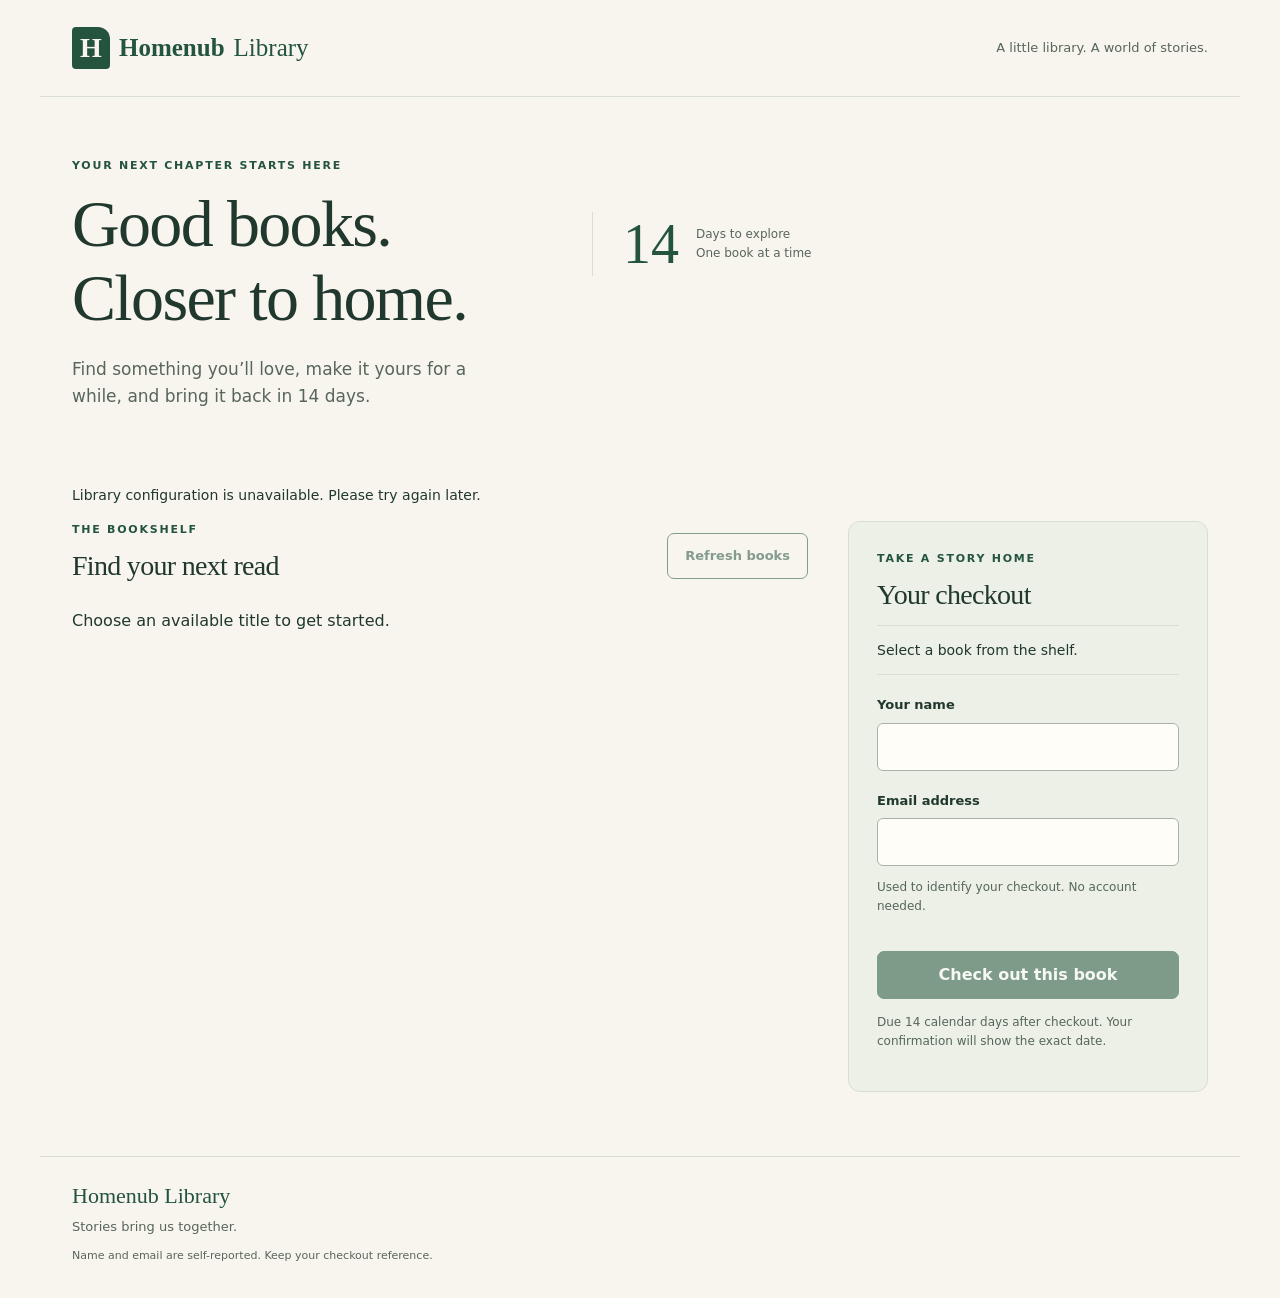
<file: App/index.html>
<!doctype html>
<html lang="en">
<head>
  <meta charset="utf-8">
  <meta name="viewport" content="width=device-width, initial-scale=1">
  <meta name="description" content="Browse Homenub Library and borrow your next book for 14 days.">
  <title>Homenub Library — Find your next chapter</title>
  <link rel="stylesheet" href="style.css">
  <script src="config.js" defer></script>
  <script src="app.js" defer></script>
</head>
<body>
  <a class="skip-link" href="#catalog" data-testid="skip-catalog-link">Skip to books</a>
  <header class="masthead"><a class="brand" href="./" data-testid="library-home-link"><span class="brand-mark" aria-hidden="true">H</span>Homenub <span>Library</span></a><span class="header-note">A little library. A world of stories.</span></header>
  <main>
    <section class="intro" aria-labelledby="welcome"><p class="eyebrow">YOUR NEXT CHAPTER STARTS HERE</p><h1 id="welcome">Good books.<br>Closer to home.</h1><p>Find something you’ll love, make it yours for a while, and bring it back in 14 days.</p><div class="intro-note"><span aria-hidden="true">14</span><p>Days to explore<br><strong>One book at a time</strong></p></div></section>
    <div id="demo-notice" class="notice" hidden>Local demo — fictional sample books and simulated checkouts. Use made-up borrower details.</div>
    <p id="app-status" class="status" role="status" aria-live="polite" aria-atomic="true" data-testid="app-status"></p>
    <div class="workspace">
      <section id="catalog" aria-labelledby="catalog-title"><div class="section-heading"><div><p class="eyebrow">THE BOOKSHELF</p><h2 id="catalog-title">Find your next read</h2></div><button id="refresh" class="secondary" type="button" data-testid="catalog-refresh-button">Refresh books</button></div><p id="catalog-description">Choose an available title to get started.</p><div id="catalog-list" class="book-grid" data-testid="catalog-list" aria-busy="false"></div></section>
      <aside class="checkout-panel" aria-labelledby="checkout-title"><p class="eyebrow">TAKE A STORY HOME</p><h2 id="checkout-title">Your checkout</h2><p id="selection" data-testid="checkout-selection">Select a book from the shelf.</p>
        <form id="checkout-form" novalidate data-testid="checkout-form">
          <label for="borrower-name">Your name</label><input id="borrower-name" name="borrowerName" autocomplete="name" required aria-describedby="name-error" data-testid="checkout-name-input"><p id="name-error" class="field-error"></p>
          <label for="borrower-email">Email address</label><input id="borrower-email" name="borrowerEmail" type="email" autocomplete="email" maxlength="254" required aria-describedby="email-hint email-error" data-testid="checkout-email-input"><p id="email-hint" class="hint">Used to identify your checkout. No account needed.</p><p id="email-error" class="field-error"></p>
          <button id="checkout-submit" type="submit" disabled data-testid="checkout-submit-button">Check out this book</button>
          <button id="checkout-retry" type="button" hidden data-testid="checkout-retry-button">Retry same checkout</button>
          <p id="checkout-status" role="status" aria-live="polite" aria-atomic="true" data-testid="checkout-status"></p><p class="hint">Due 14 calendar days after checkout. Your confirmation will show the exact date.</p>
        </form>
        <section id="confirmation" tabindex="-1" hidden aria-labelledby="confirmation-title" data-testid="checkout-confirmation"><p class="eyebrow">HAPPY READING</p><h3 id="confirmation-title">It’s yours for a while.</h3><p id="confirmed-book"></p><p>Return by <strong id="due-date" data-testid="checkout-due-date"></strong></p><p class="hint">Checkout reference</p><p id="reference" class="reference" data-testid="checkout-reference"></p><button id="new-checkout" class="secondary" type="button" data-testid="checkout-new-button">Browse another book</button></section>
      </aside>
    </div>
  </main>
  <footer><span>Homenub Library</span><p>Stories bring us together.</p><small>Name and email are self-reported. Keep your checkout reference.</small></footer>
</body>
</html>
</file>
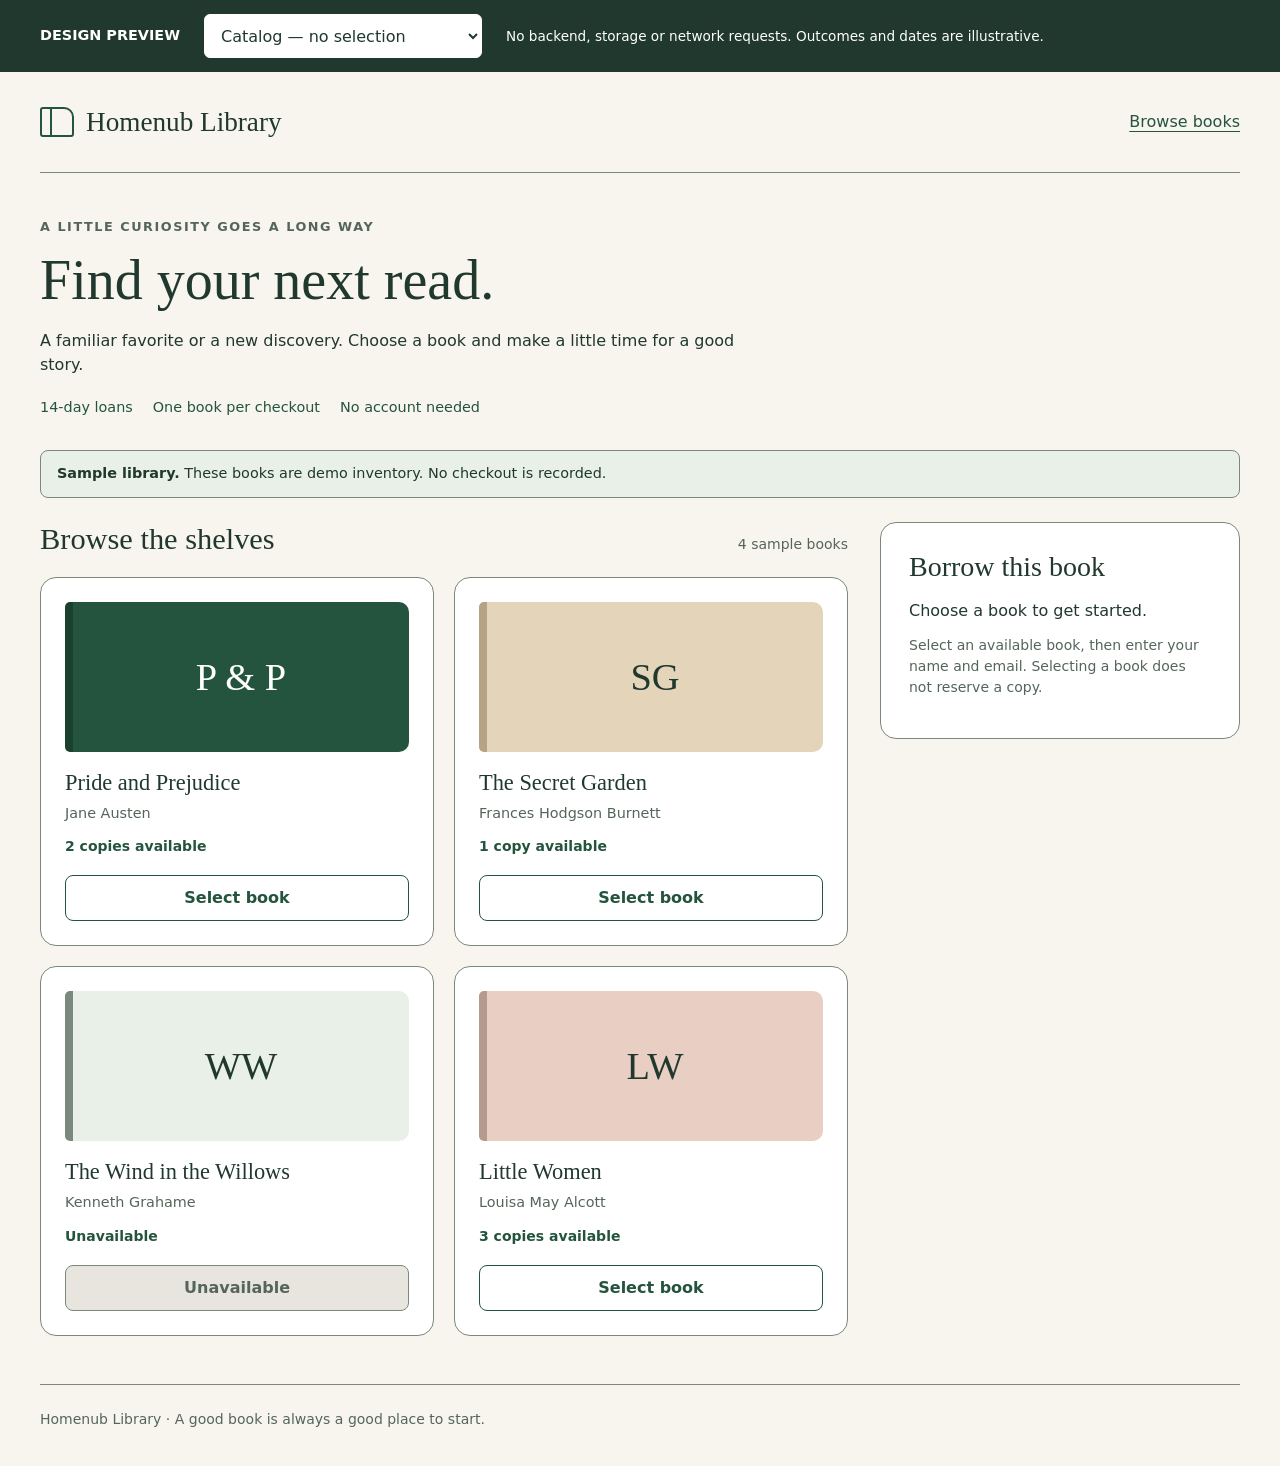
<file: aidlc/spaces/default/intents/261015-homenub-library-checkout/inception/refined-mockups/preview.html>
<!doctype html>
<html lang="en">
<head>
  <meta charset="utf-8">
  <meta name="viewport" content="width=device-width, initial-scale=1">
  <meta http-equiv="Content-Security-Policy" content="default-src 'none'; style-src 'unsafe-inline'; script-src 'unsafe-inline'; connect-src 'none'; form-action 'none'; base-uri 'none'">
  <title>Homenub Library — design preview</title>
  <style>
    :root { --canvas:#f8f5ee; --surface:#fff; --ink:#20382d; --muted:#54665a; --brand:#24543d; --soft:#e9f0e8; --line:#7a897c; --error:#a62929; --caution:#6b4a13; --focus:#1d4ed8; }
    * { box-sizing:border-box; }
    body { margin:0; color:var(--ink); background:var(--canvas); font:1rem/1.5 system-ui,sans-serif; }
    h1,h2,h3,p { margin:0; }
    h1,h2,h3 { font-family:Georgia,"Times New Roman",serif; line-height:1.15; font-weight:500; }
    a { color:var(--brand); text-underline-offset:4px; }
    button,input,select { font:inherit; }
    button,a,input,select { -webkit-tap-highlight-color:transparent; }
    button,select { min-height:44px; }
    button { padding:10px 16px; border:1px solid var(--brand); border-radius:8px; background:var(--brand); color:#fff; font-weight:650; cursor:pointer; }
    button:hover:not(:disabled) { background:#1a402e; }
    button.secondary { background:var(--surface); color:var(--brand); }
    button.secondary:hover:not(:disabled) { background:var(--soft); }
    button:disabled { background:#e7e5de; color:var(--muted); border-color:var(--line); cursor:not-allowed; }
    :focus-visible { outline:3px solid var(--focus); outline-offset:3px; }
    h2:focus { outline:3px solid var(--focus); outline-offset:6px; }
    .skip { position:absolute; left:16px; top:-100px; padding:12px; background:#fff; z-index:3; }
    .skip:focus { top:8px; }
    .preview-tools { background:#20382d; color:#fff; padding:14px 24px; }
    .tool-row { display:flex; flex-wrap:wrap; gap:12px 24px; align-items:center; max-width:1200px; margin:auto; }
    .tool-row strong { font-size:.9rem; }
    .tool-row select { border:1px solid #fff; border-radius:6px; padding:6px 12px; max-width:100%; background:#fff; color:var(--ink); }
    .preview-tools :focus-visible { outline-color:#fff; }
    .tool-row p { font-size:.85rem; flex:1 1 240px; }
    .wrap { max-width:1248px; margin:auto; padding:0 24px; }
    header { display:flex; justify-content:space-between; align-items:center; gap:24px; padding:28px 0; border-bottom:1px solid var(--line); }
    .brand { text-decoration:none; font-family:Georgia,serif; font-size:1.7rem; color:var(--ink); display:inline-flex; align-items:center; gap:12px; min-height:44px; }
    .brand-mark { width:34px; height:30px; border:2px solid var(--brand); border-radius:3px 10px 3px 3px; display:inline-block; position:relative; }
    .brand-mark::after { content:""; position:absolute; left:8px; top:0; bottom:0; border-left:2px solid var(--brand); }
    nav a { display:inline-block; padding:10px 0; }
    .intro { padding:44px 0 32px; max-width:720px; }
    .eyebrow { color:var(--muted); text-transform:uppercase; letter-spacing:.12em; font-size:.8rem; font-weight:700; margin-bottom:12px; }
    h1 { font-size:clamp(2rem,4.5vw,3.5rem); margin-bottom:16px; }
    .intro p:last-child { color:var(--muted); font-size:1.05rem; }
    .policy { display:flex; flex-wrap:wrap; gap:8px 20px; margin-top:20px; color:var(--brand); font-size:.9rem; }
    .sample-banner { background:var(--soft); border:1px solid var(--line); border-radius:8px; padding:12px 16px; margin-bottom:24px; font-size:.9rem; }
    .layout { display:grid; grid-template-columns:minmax(0,1fr) 360px; gap:32px; align-items:start; padding-bottom:48px; }
    .section-top { display:flex; gap:16px; align-items:baseline; justify-content:space-between; margin-bottom:20px; }
    h2 { font-size:1.9rem; }
    .small,.help { color:var(--muted); font-size:.875rem; }
    .cards { display:grid; grid-template-columns:repeat(2,minmax(0,1fr)); gap:20px; list-style:none; margin:0; padding:0; }
    .card { padding:24px; background:var(--surface); border:1px solid var(--line); border-radius:16px; display:flex; flex-direction:column; gap:18px; min-width:0; }
    .card.selected { outline:2px solid var(--brand); outline-offset:2px; }
    .cover { min-height:150px; display:flex; align-items:center; justify-content:center; padding:20px; background:var(--brand); color:#fff; border-radius:5px 10px 10px 5px; font:2.4rem Georgia,serif; border-left:8px solid #1a402e; }
    .card:nth-child(2) .cover { background:#e4d4ba; color:var(--ink); border-left-color:#b6a386; }
    .card:nth-child(3) .cover { background:var(--soft); color:var(--ink); border-left-color:var(--line); }
    .card:nth-child(4) .cover { background:#e8cec3; color:var(--ink); border-left-color:#b49b8e; }
    h3 { font-size:1.4rem; overflow-wrap:anywhere; }
    .author { color:var(--muted); margin-top:7px; font-size:.9rem; }
    .availability { color:var(--brand); font-size:.875rem; font-weight:650; margin-top:12px; }
    .availability.blocked { color:var(--caution); }
    .card button { margin-top:auto; width:100%; }
    .checkout { border:1px solid var(--line); background:var(--surface); border-radius:16px; padding:28px; min-width:0; }
    .checkout h2 { font-size:1.75rem; margin-bottom:16px; }
    .chosen { background:var(--soft); border-radius:8px; padding:16px; margin-bottom:20px; }
    .chosen strong { display:block; font-family:Georgia,serif; font-size:1.25rem; font-weight:500; }
    .chosen p { margin-top:6px; }
    label { display:block; font-weight:650; margin:20px 0 6px; }
    input { display:block; width:100%; min-width:0; min-height:48px; border:1px solid var(--line); padding:10px 12px; border-radius:8px; color:var(--ink); background:#fff; }
    input[readonly] { background:#f2f3ef; }
    input[aria-invalid="true"] { border-color:var(--error); }
    .error { color:var(--error); font-size:.875rem; margin-top:6px; }
    .help { margin:12px 0; }
    .actions { display:flex; flex-wrap:wrap; gap:12px; margin-top:22px; }
    .actions button { width:100%; min-height:48px; }
    .notice { padding:16px; border:1px solid var(--line); background:var(--canvas); border-radius:8px; margin-bottom:20px; color:var(--caution); }
    .notice button { margin-top:16px; }
    .message { padding:32px; background:#fff; border:1px solid var(--line); border-radius:12px; }
    .message p { margin:12px 0 20px; }
    .success-mark { display:inline-flex; align-items:center; justify-content:center; background:var(--soft); color:var(--brand); border-radius:50%; width:48px; height:48px; font-size:1.5rem; margin-bottom:16px; }
    dl { margin:20px 0; }
    dt { color:var(--muted); font-size:.875rem; margin-top:16px; }
    dd { margin:4px 0 0; overflow-wrap:anywhere; font-weight:650; }
    .skeleton { height:240px; background:var(--soft); border:1px solid var(--line); border-radius:16px; }
    .sr-only { position:absolute; width:1px; height:1px; padding:0; overflow:hidden; clip:rect(0,0,0,0); white-space:nowrap; }
    [hidden] { display:none !important; }
    footer { padding:24px 0 36px; border-top:1px solid var(--line); color:var(--muted); font-size:.875rem; }
    @media (max-width:1023px) { .layout { grid-template-columns:minmax(0,1fr); } .checkout { max-width:none; } }
    @media (max-width:767px) {
      .wrap { padding:0 16px; } .preview-tools { padding:12px 16px; }
      header { padding:20px 0; gap:12px; } .brand { font-size:1.4rem; gap:8px; }
      nav a { font-size:.875rem; } .intro { padding:32px 0 24px; }
      .cards { grid-template-columns:minmax(0,1fr); gap:16px; }
      .card { display:grid; grid-template-columns:72px minmax(0,1fr); gap:16px; padding:20px; }
      .cover { min-height:96px; padding:8px; font-size:1.4rem; grid-row:1 / 3; }
      .card button { grid-column:2; } h3 { font-size:1.25rem; }
      .checkout { padding:24px; } .section-top { align-items:start; } h2 { font-size:1.6rem; }
    }
    @media (prefers-reduced-motion:reduce) { *,*::before,*::after { scroll-behavior:auto !important; animation:none !important; transition:none !important; } }
  </style>
</head>
<body>
  <a class="skip" href="#main">Skip to library content</a>
  <div class="preview-tools" aria-label="Design preview controls">
    <div class="tool-row">
      <strong>DESIGN PREVIEW</strong>
      <label for="scenario" class="sr-only">Preview state</label>
      <select id="scenario">
        <option value="catalog">Catalog — no selection</option>
        <option value="selected">Book selected / checkout</option>
        <option value="loading">Catalog loading</option>
        <option value="empty">Empty catalog</option>
        <option value="catalog-error">Catalog failed</option>
        <option value="invalid">Invalid form fields</option>
        <option value="pending">Checkout pending</option>
        <option value="unavailable">Last copy unavailable</option>
        <option value="definite-error">Definite checkout failure</option>
        <option value="uncertain">Checkout outcome uncertain</option>
        <option value="conflict">Request-details conflict</option>
        <option value="confirmed">Checkout confirmed</option>
        <option value="recovery-all">All checkout blocked</option>
        <option value="recovery-some">Some books blocked</option>
      </select>
      <p>No backend, storage or network requests. Outcomes and dates are illustrative.</p>
    </div>
  </div>
  <div class="wrap">
    <header>
      <a class="brand" href="#catalog"><span class="brand-mark" aria-hidden="true"></span>Homenub Library</a>
      <nav aria-label="Library"><a href="#catalog">Browse books</a></nav>
    </header>
    <main id="main" tabindex="-1">
      <section class="intro" aria-labelledby="page-title">
        <p class="eyebrow">A little curiosity goes a long way</p>
        <h1 id="page-title">Find your next read.</h1>
        <p>A familiar favorite or a new discovery. Choose a book and make a little time for a good story.</p>
        <div class="policy"><span>14-day loans</span><span>One book per checkout</span><span>No account needed</span></div>
      </section>
      <p class="sample-banner"><strong>Sample library.</strong> These books are demo inventory. No checkout is recorded.</p>
      <p id="status" class="sr-only" role="status" aria-live="polite"></p>
      <div id="banner" class="notice" role="alert" hidden></div>
      <div class="layout">
        <section id="catalog" aria-labelledby="catalog-title">
          <div class="section-top"><h2 id="catalog-title" tabindex="-1">Browse the shelves</h2><span class="small" id="catalog-count">4 sample books</span></div>
          <div id="catalog-message"></div>
          <ul class="cards" id="cards"></ul>
        </section>
        <section class="checkout" id="checkout" aria-labelledby="checkout-title"></section>
      </div>
    </main>
    <footer>Homenub Library · A good book is always a good place to start.</footer>
  </div>
  <noscript>This local design preview needs JavaScript to show sample states. It never records loans.</noscript>
  <script>
    const books = [
      {id:1,title:"Pride and Prejudice",author:"Jane Austen",count:2,mark:"P & P"},
      {id:2,title:"The Secret Garden",author:"Frances Hodgson Burnett",count:1,mark:"SG"},
      {id:3,title:"The Wind in the Willows",author:"Kenneth Grahame",count:0,mark:"WW"},
      {id:4,title:"Little Women",author:"Louisa May Alcott",count:3,mark:"LW"}
    ];
    const byId = id => document.getElementById(id);
    const escapeHtml = value => String(value).replace(/[&<>"']/g, c => ({"&":"&amp;","<":"&lt;",">":"&gt;","\"":"&quot;","'":"&#39;"}[c]));
    let selectedId = null, current = "catalog", timer = null, recoveryMode = null;
    let draftName = "Alex Reader", draftEmail = "alex@example.test", fieldErrors = {};
    function render(state, keepSelection = false, preserveDraft = false) {
      clearTimeout(timer);
      current = state;
      byId("scenario").value = state;
      if (state === "recovery-all") recoveryMode = "all";
      if (state === "recovery-some") recoveryMode = "some";
      if (!keepSelection) selectedId = ["catalog","loading","empty","catalog-error"].includes(state) ? null : 1;
      if (!preserveDraft) {
        draftName = state === "invalid" ? "" : "Alex Reader";
        draftEmail = state === "invalid" ? "reader@" : "alex@example.test";
        fieldErrors = state === "invalid" ? {name:"Enter your name.",email:"Enter a valid email address."} : {};
      }
      const allBlocked = recoveryMode === "all", partial = recoveryMode === "some";
      const locked = ["pending","uncertain","conflict"].includes(state);
      byId("banner").hidden = !allBlocked && !partial;
      byId("banner").innerHTML = (allBlocked
        ? "<p>Checkout is temporarily unavailable. Please try again later. Availability may have changed.</p>"
        : "<p>Some books are temporarily unavailable while we check availability.</p>") + '<button class="secondary" type="button" data-check>Check availability</button>';
      byId("catalog").setAttribute("aria-busy", state === "loading" ? "true" : "false");
      byId("catalog-count").textContent = state === "empty" ? "0 books" : state === "loading" ? "Loading…" : state === "catalog-error" ? "Not loaded" : "4 sample books";
      const noCards = ["loading","empty","catalog-error"].includes(state);
      byId("cards").hidden = noCards;
      byId("catalog-message").innerHTML = state === "loading"
        ? '<p class="help">Loading books…</p><div class="skeleton" aria-hidden="true"></div>'
        : state === "empty" ? '<div class="message"><h3>No books are listed yet.</h3><p>Please check back soon.</p></div>'
        : state === "catalog-error" ? '<div class="message"><h3>We couldn\'t load the books.</h3><p>Please try again.</p><button data-reload>Retry loading</button></div>' : "";
      byId("cards").innerHTML = books.map(book => {
        const checking = allBlocked || (partial && book.id === 1);
        const count = state === "unavailable" && book.id === selectedId ? 0 : book.count;
        const disabled = checking || count === 0 || locked;
        const chosen = book.id === selectedId;
        const availability = checking ? "Checking availability" : count === 0 ? "Unavailable" : `${count} ${count === 1 ? "copy" : "copies"} available`;
        const action = checking ? "Temporarily unavailable" : count === 0 ? "Unavailable" : chosen ? "Selected" : "Select book";
        return `<li class="card ${chosen ? "selected" : ""}"><div class="cover" aria-hidden="true">${escapeHtml(book.mark)}</div><div><h3>${escapeHtml(book.title)}</h3><p class="author">${escapeHtml(book.author)}</p><p id="availability-${book.id}" class="availability ${checking ? "blocked" : ""}">${availability}</p></div><button class="${chosen ? "" : "secondary"}" data-book="${book.id}" aria-pressed="${chosen}" aria-label="${action}: ${escapeHtml(book.title)}" aria-describedby="availability-${book.id}" ${disabled ? "disabled" : ""}>${action}</button></li>`;
      }).join("");
      const book = books.find(item => item.id === selectedId);
      const heading = '<h2 id="checkout-title" tabindex="-1">Borrow this book</h2>';
      if (!book) {
        byId("checkout").innerHTML = heading + '<p>Choose a book to get started.</p><p class="help">Select an available book, then enter your name and email. Selecting a book does not reserve a copy.</p>';
      } else if (state === "confirmed") {
        byId("checkout").innerHTML = '<span class="success-mark" aria-hidden="true">✓</span><h2 id="checkout-title" tabindex="-1">Checkout complete</h2><p>Your sample loan is ready.</p><dl><dt>Book</dt><dd>' + escapeHtml(book.title) + '</dd><dt>Reference</dt><dd>DEMO-0001</dd><dt>Due date</dt><dd><time datetime="2026-11-02">November 2, 2026</time></dd></dl><p class="help">Keep this reference. This is an illustrative result, not a real loan.</p><div class="actions"><button data-browse>Browse books</button></div>';
      } else {
        const disabled = allBlocked || (partial && book.id === 1) || state === "unavailable";
        const stateCopy = {
          unavailable:"This book is no longer available. Please choose another.",
          "definite-error":"We couldn't complete the checkout. Please try again.",
          uncertain:"We haven't confirmed your checkout yet. Retry this checkout to check the result.",
          conflict:"We couldn't confirm these checkout details. Keep your original checkout details and retry.",
          "recovery-all":"Checkout is temporarily unavailable. Please try again later.",
          "recovery-some":"This book is temporarily unavailable while we check availability."
        };
        const note = stateCopy[state] ? `<p class="notice">${escapeHtml(stateCopy[state])}</p>` : "";
        const readOnly = locked ? "readonly" : "";
        byId("checkout").innerHTML = heading + `<div class="chosen"><strong>${escapeHtml(book.title)}</strong><p class="small">${escapeHtml(book.author)}</p></div>${note}<form id="loan-form" novalidate><label for="borrower-name">Name</label><input id="borrower-name" name="borrowerName" autocomplete="name" required value="${escapeHtml(draftName)}" ${readOnly} ${fieldErrors.name ? 'aria-invalid="true" aria-describedby="name-error"' : ""}>${fieldErrors.name ? '<p id="name-error" class="error">Enter your name.</p>' : ""}<label for="borrower-email">Email</label><input id="borrower-email" name="borrowerEmail" type="email" autocomplete="email" required value="${escapeHtml(draftEmail)}" ${readOnly} aria-describedby="email-help${fieldErrors.email ? " email-error" : ""}" ${fieldErrors.email ? 'aria-invalid="true"' : ""}><p id="email-help" class="help">Your name and email record who is borrowing this book.</p>${fieldErrors.email ? '<p id="email-error" class="error">Enter a valid email address.</p>' : ""}<p class="help">One book. A 14-day loan. Selecting does not reserve a copy.</p><div class="actions"><button type="submit" ${disabled || state === "pending" ? "disabled" : ""}>${state === "pending" ? "Checking out…" : locked ? "Retry checkout" : "Check out book"}</button>${!locked ? '<button class="secondary" type="button" data-change>Change book</button>' : ""}</div></form>`;
        byId("loan-form").setAttribute("aria-busy", state === "pending" ? "true" : "false");
      }
      const announcements = {
        loading:"Loading books.", empty:"No books are listed yet.",
        "catalog-error":"Books could not be loaded. Please try again.",
        invalid:"Check the name and email fields.", pending:"Checking out. Please wait.",
        unavailable:"This book is no longer available. Please choose another.",
        "definite-error":"The checkout could not be completed. Please try again.",
        uncertain:"Your checkout has not been confirmed. Retry the same checkout.",
        conflict:"The original checkout details must be kept to retry.",
        confirmed:"Sample checkout complete.",
        "recovery-all":"Checkout is temporarily unavailable.",
        "recovery-some":"Some books are temporarily unavailable."
      };
      byId("status").textContent = announcements[state] || (book ? `${book.title} selected.` : "Sample catalog ready.");
    }
    document.addEventListener("click", event => {
      const button = event.target.closest("button");
      if (!button || button.disabled) return;
      if (button.hasAttribute("data-book")) {
        selectedId = Number(button.dataset.book);
        render("selected", true, true);
        byId("checkout-title").focus();
      }
      if (button.hasAttribute("data-change") || button.hasAttribute("data-browse")) {
        const completed = button.hasAttribute("data-browse");
        if (completed) { draftName = ""; draftEmail = ""; }
        selectedId = null;
        fieldErrors = {};
        render("catalog", true, true);
        byId("catalog-title").focus();
      }
      if (button.hasAttribute("data-reload")) render("catalog");
      if (button.hasAttribute("data-check")) byId("status").textContent = "Availability is still being checked. Please try again later.";
    });
    document.addEventListener("submit", event => {
      event.preventDefault();
      if (event.target.id !== "loan-form" || current === "pending" || recoveryMode === "all" || (recoveryMode === "some" && selectedId === 1) || current === "unavailable") return;
      draftName = byId("borrower-name").value;
      draftEmail = byId("borrower-email").value;
      fieldErrors = {};
      if (!draftName.trim()) fieldErrors.name = "Enter your name.";
      if (!byId("borrower-email").validity.valid) fieldErrors.email = "Enter a valid email address.";
      if (Object.keys(fieldErrors).length) {
        render("invalid", true, true);
        byId(fieldErrors.name ? "borrower-name" : "borrower-email").focus();
        return;
      }
      render("pending", true, true);
      timer = setTimeout(() => { render("confirmed", true, true); byId("checkout-title").focus(); }, 600);
    });
    byId("scenario").addEventListener("change", event => {
      recoveryMode = null;
      render(event.target.value);
    });
    render("catalog");
  </script>
</body>
</html>
</file>
<file: App/style.css>
:root {
  color-scheme:light;
  --cream:#f8f5ee;
  --paper:#fffdf8;
  --green:#24543d;
  --ink:#20382d;
  --muted:#57665a;
  --line:#d8dfd2;
  --error:#922f22
}
* {
  box-sizing:border-box
}
body {
  margin:0;
  background:var(--cream);
  color:var(--ink);
  font:16px/1.6 system-ui,-apple-system,BlinkMacSystemFont,"Segoe UI",sans-serif
}
button,input {
  font:inherit
}
button,a,input {
  touch-action:manipulation
}
button {
  cursor:pointer;
  min-height:46px;
  padding:10px 17px;
  border:1px solid var(--green);
  border-radius:7px;
  background:var(--green);
  color:white;
  font-weight:650
}
button:hover:not(:disabled) {
  background:#183d2c
}
button:disabled {
  cursor:not-allowed;
  opacity:.55
}
.secondary {
  background:transparent;
  color:var(--green)
}
.secondary:hover:not(:disabled) {
  background:#e8eee3
}
a {
  color:var(--green)
}
:focus-visible {
  outline:3px solid #9a5a18;
  outline-offset:4px
}
.skip-link {
  position:absolute;
  top:-90px;
  left:16px;
  background:white;
  padding:12px;
  z-index:10
}
.skip-link:focus {
  top:10px
}
.masthead,main,footer {
  max-width:1200px;
  margin:auto;
  padding-left:32px;
  padding-right:32px
}
.masthead {
  display:flex;
  justify-content:space-between;
  align-items:center;
  gap:20px;
  padding-top:27px;
  padding-bottom:27px;
  border-bottom:1px solid var(--line)
}
.brand {
  display:flex;
  align-items:center;
  gap:9px;
  font-family:Georgia,serif;
  font-size:25px;
  text-decoration:none;
  font-weight:700
}
.brand>span:last-child {
  font-weight:400
}
.brand-mark {
  display:grid;
  place-content:center;
  background:var(--green);
  color:var(--cream);
  width:38px;
  height:42px;
  border-radius:4px 12px 4px 4px;
  font-size:28px
}
.header-note {
  font-size:13px;
  color:var(--muted)
}
.intro {
  position:relative;
  padding:60px 0 43px;
  max-width:750px
}
.eyebrow {
  font-size:11px;
  font-weight:750;
  letter-spacing:.16em;
  color:var(--green);
  margin:0 0 12px
}
h1,h2,h3 {
  font-family:Georgia,"Times New Roman",serif;
  line-height:1.13;
  letter-spacing:-.025em
}
h1 {
  font-size:clamp(44px,6vw,66px);
  font-weight:400;
  margin:0 0 20px
}
h2 {
  font-size:28px;
  font-weight:400;
  margin:0 0 10px
}
h3 {
  font-size:24px;
  font-weight:400;
  margin:8px 0
}
.intro>p:not(.eyebrow) {
  max-width:430px;
  color:var(--muted);
  font-size:17px
}
.intro-note {
  position:absolute;
  left:520px;
  top:115px;
  border-left:1px solid var(--line);
  padding-left:30px;
  display:flex;
  align-items:center;
  gap:17px;
  width:220px
}
.intro-note>span {
  font:56px Georgia,serif;
  color:var(--green)
}
.intro-note p {
  font-size:12px;
  color:var(--muted)
}
.intro-note strong {
  font-weight:500
}
.workspace {
  display:grid;
  grid-template-columns:minmax(0,1fr) 360px;
  gap:40px;
  align-items:start;
  padding-bottom:64px
}
.section-heading {
  display:flex;
  justify-content:space-between;
  align-items:center;
  gap:15px
}
.section-heading button {
  font-size:13px
}
.book-grid {
  display:grid;
  grid-template-columns:repeat(2,minmax(0,1fr));
  gap:18px;
  margin-top:24px
}
.book-card {
  border:1px solid var(--line);
  border-radius:9px;
  padding:22px;
  background:var(--paper);
  min-width:0;
  display:flex;
  flex-direction:column;
  align-items:start
}
.book-card.selected {
  border:2px solid var(--green);
  padding:21px
}
.book-cover {
  height:95px;
  width:69px;
  background:#dbe4d4;
  border-left:6px solid #a5b99d;
  border-radius:2px 5px 5px 2px;
  margin-bottom:19px;
  display:flex;
  align-items:center;
  padding:8px;
  font:12px/1.2 Georgia,serif;
  color:var(--green)
}
.book-card:nth-child(3n+2) .book-cover {
  background:#ead9bd;
  border-left-color:#c7a87d
}
.book-card:nth-child(3n) .book-cover {
  background:#d7dfe1;
  border-left-color:#9db0b6
}
.book-card h3 {
  font-size:21px;
  overflow-wrap:anywhere
}
.book-card .author {
  font-size:13px;
  color:var(--muted);
  margin:4px 0 16px
}
.stock {
  font-size:12px;
  color:var(--green);
  margin-top:auto
}
.book-card button {
  margin-top:9px;
  width:100%;
  font-size:14px
}
.checkout-panel {
  background:#edf0e6;
  padding:28px;
  border-radius:12px;
  border:1px solid var(--line);
  min-width:0
}
.checkout-panel label {
  display:block;
  font-size:13px;
  font-weight:650;
  margin:20px 0 7px
}
.checkout-panel input {
  width:100%;
  min-height:46px;
  border:1px solid #a6b3a6;
  border-radius:6px;
  background:var(--paper);
  color:var(--ink);
  padding:10px
}
.checkout-panel input[aria-invalid=true] {
  border:2px solid var(--error)
}
.checkout-panel button {
  width:100%
}
.hint {
  font-size:12px;
  color:var(--muted);
  line-height:1.6
}
.field-error {
  color:var(--error);
  font-size:13px;
  margin:5px 0;
  min-height:0
}
.field-error:empty {
  display:none
}
#checkout-submit {
  margin-top:23px
}
#checkout-retry {
  margin-top:14px
}
#checkout-status {
  font-size:14px;
  overflow-wrap:anywhere
}
#selection {
  padding:13px 0;
  border-top:1px solid var(--line);
  border-bottom:1px solid var(--line);
  font-size:14px;
  overflow-wrap:anywhere
}
.notice {
  background:#f1e2bf;
  border:1px solid #cbb57f;
  border-radius:6px;
  padding:14px;
  margin-bottom:20px
}
.status {
  font-size:14px;
  min-height:1.6em
}
.reference {
  font-family:ui-monospace,monospace;
  font-size:12px;
  overflow-wrap:anywhere
}
footer {
  border-top:1px solid var(--line);
  padding-top:26px;
  padding-bottom:32px;
  font-size:13px;
  color:var(--muted)
}
footer>span {
  font:22px Georgia,serif;
  color:var(--green)
}
footer p {
  margin:7px 0
}
small {
  font-size:11px
}
[hidden] {
  display:none!important
}
@media(max-width:1023px) {
  .workspace {
    grid-template-columns:minmax(0,1fr);
    gap:30px
  }
  .checkout-panel {
    max-width:600px
  }
  .intro-note {
    left:460px
  }
}
@media(max-width:700px) {
  .masthead,main,footer {
    padding-left:20px;
    padding-right:20px
  }
  .header-note,.intro-note {
    display:none
  }
  .brand {
    font-size:22px
  }
  .intro {
    padding-top:40px
  }
  .section-heading {
    align-items:start
  }
  .section-heading button {
    padding:7px 10px
  }
  .book-grid {
    grid-template-columns:minmax(0,1fr)
  }
  .checkout-panel {
    padding:23px
  }
  .workspace {
    padding-bottom:40px
  }
  .book-card {
    display:grid;
    grid-template-columns:70px minmax(0,1fr);
    column-gap:18px
  }
  .book-cover {
    grid-row:1/4
  }
  .book-card button {
    grid-column:1/-1
  }
  .book-card .stock {
    grid-column:2
  }
  .book-card h3 {
    margin-top:0
  }
}
@media(prefers-reduced-motion:reduce) {
  * {
    scroll-behavior:auto!important
  }
}
.book-card .author {
  overflow-wrap:anywhere
}
@media(max-width:760px) {
  .intro-note {
    display:none
  }
}
</file>
